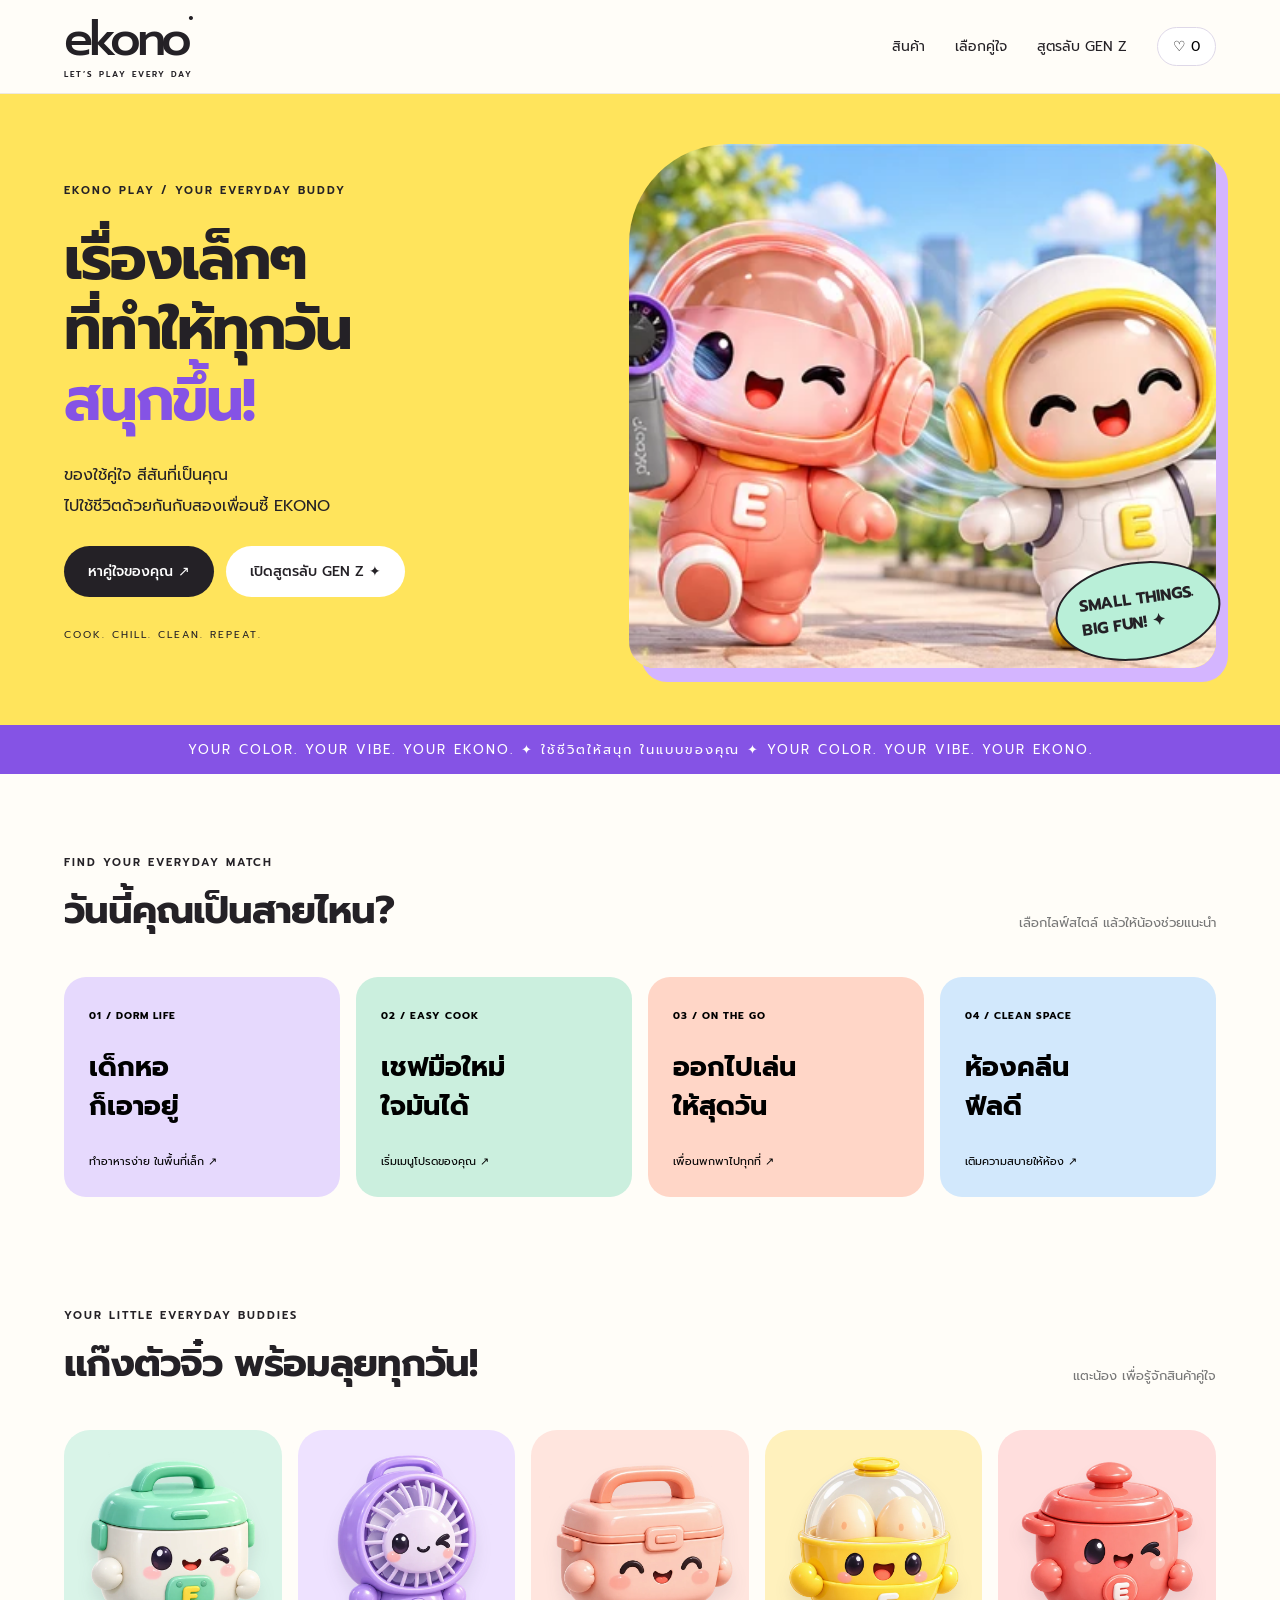
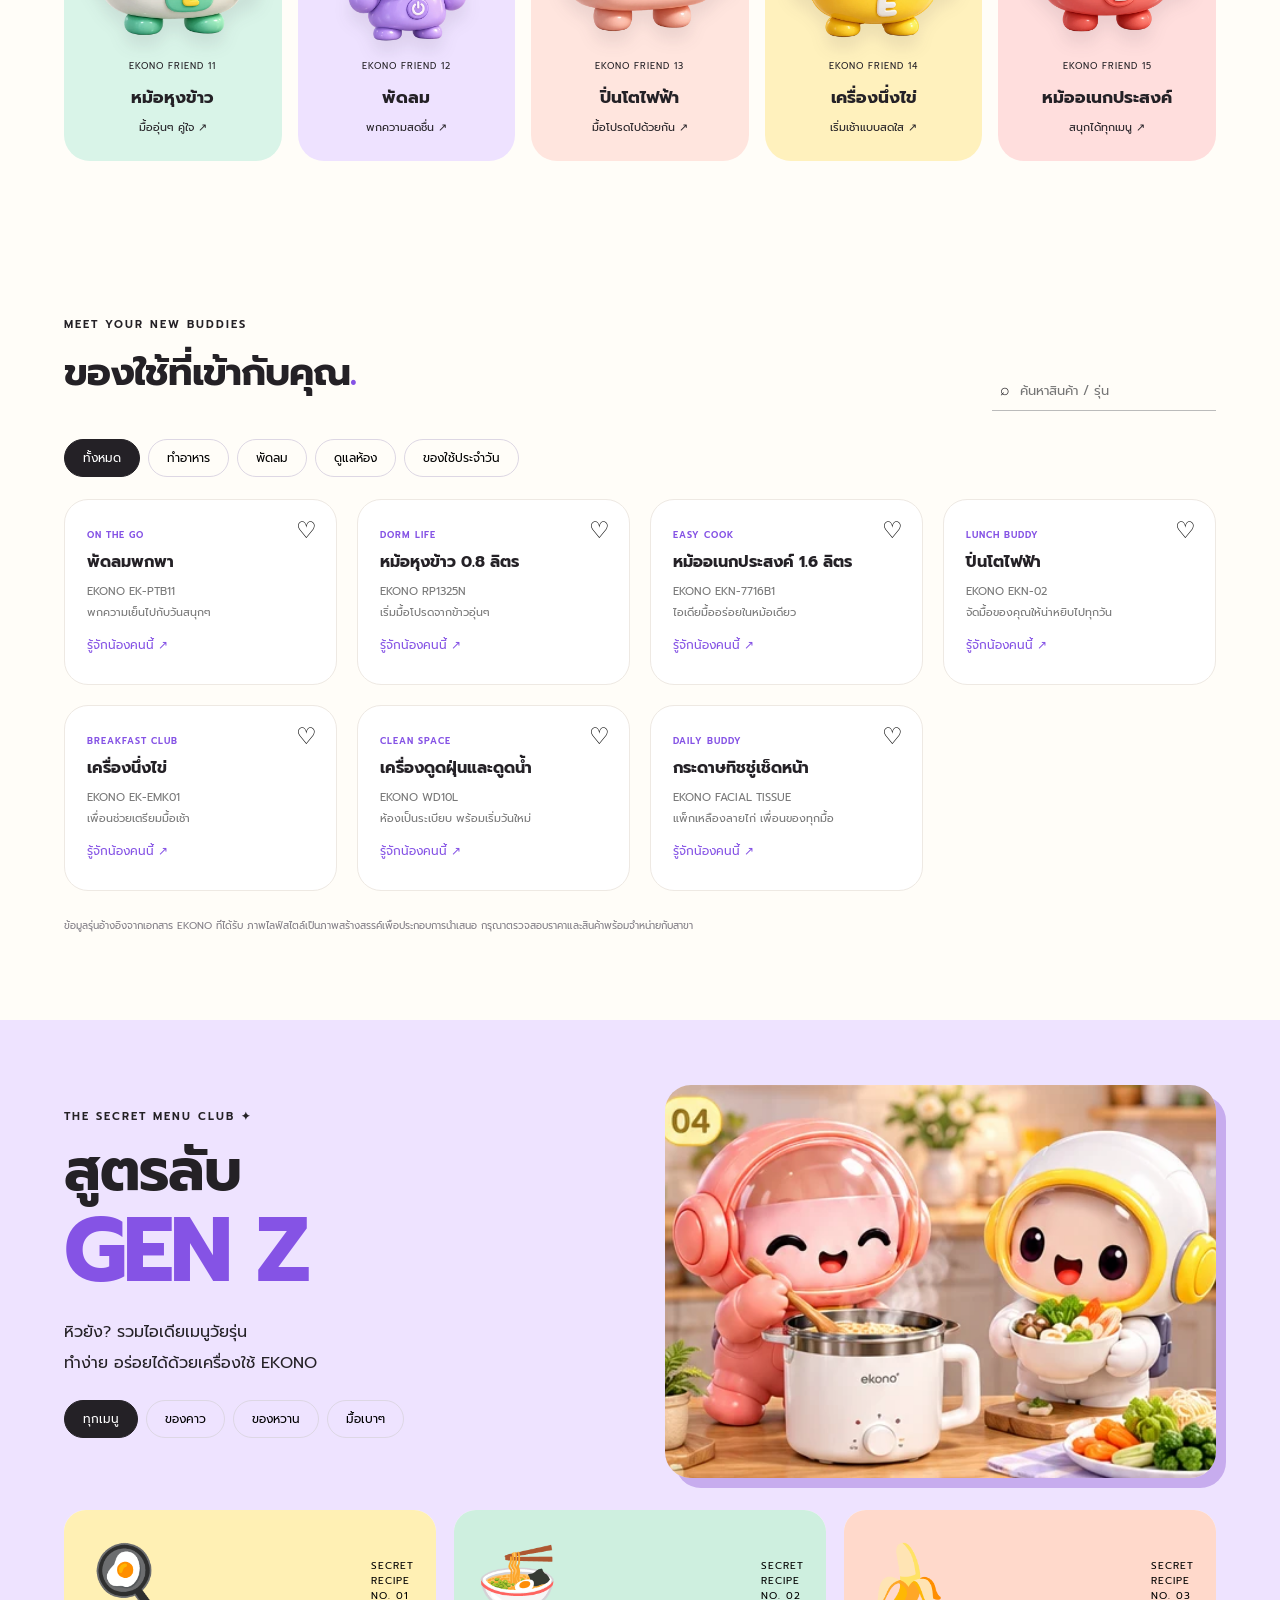
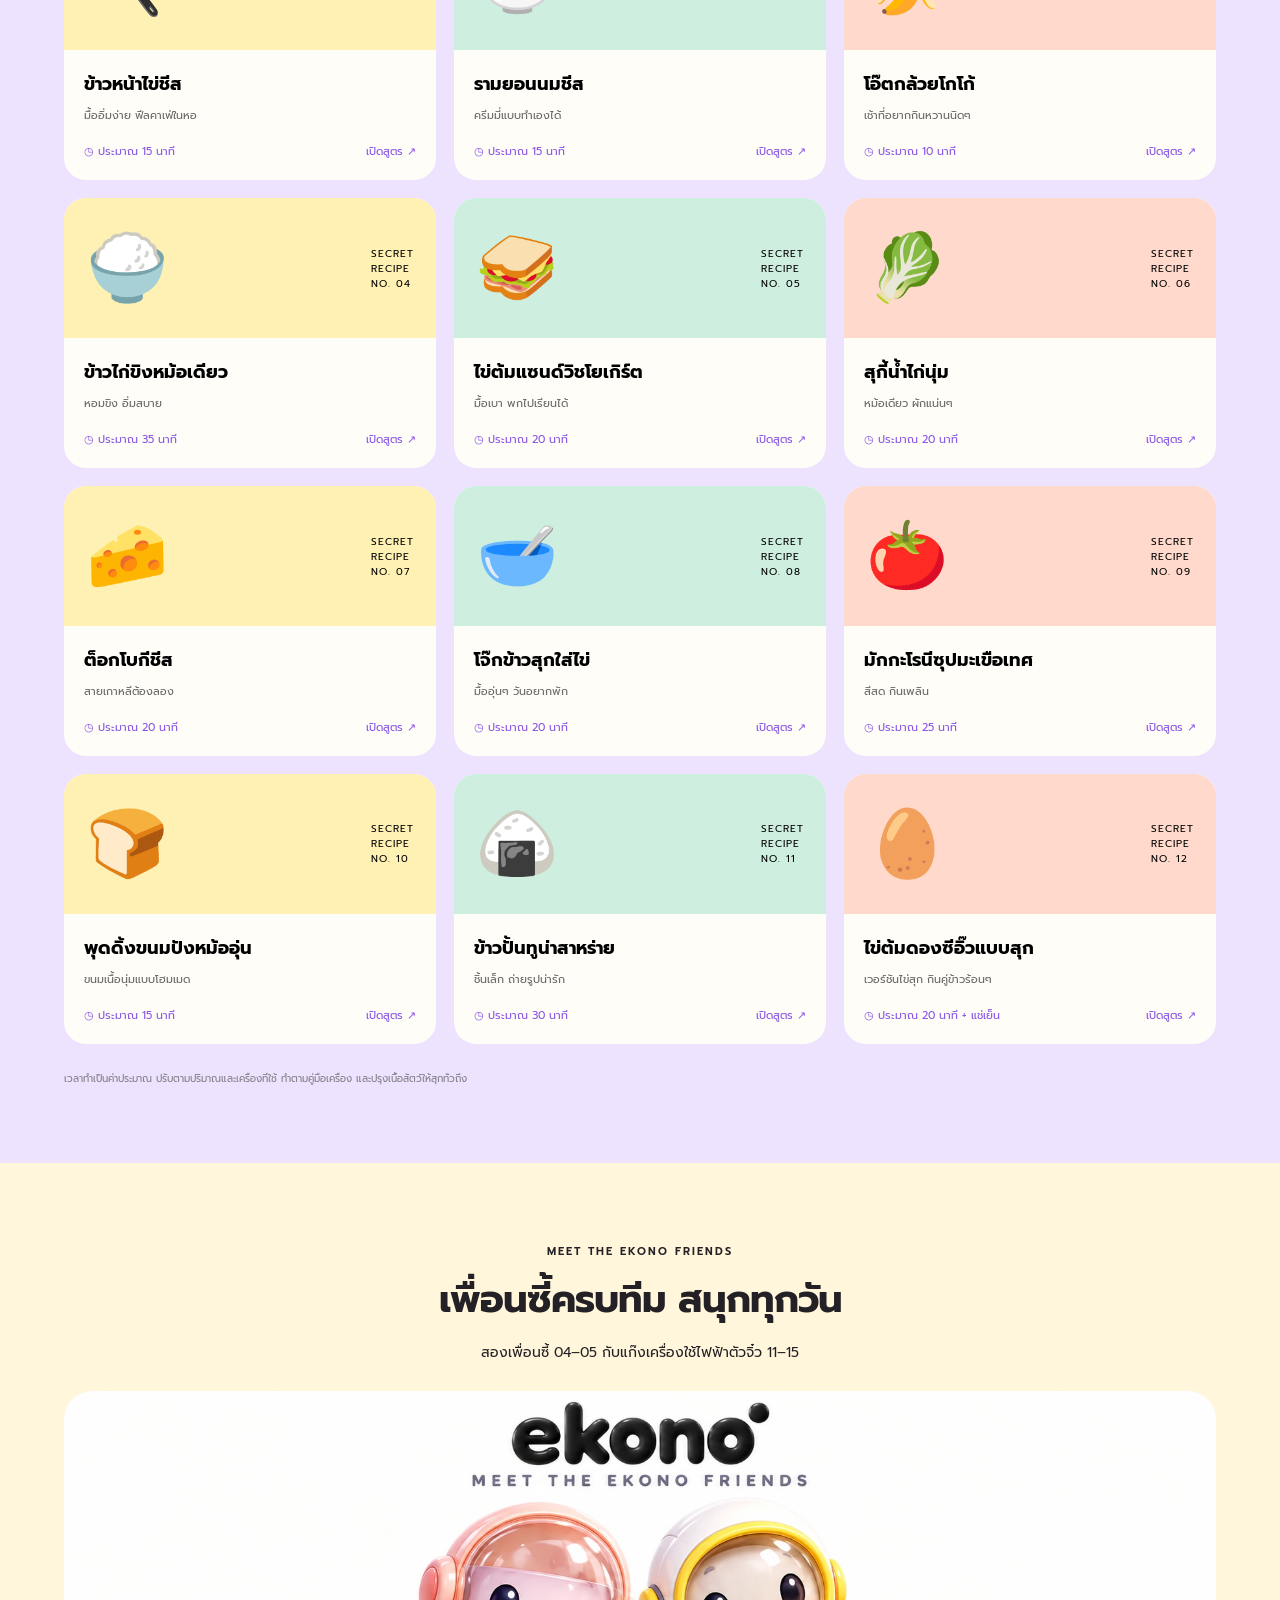
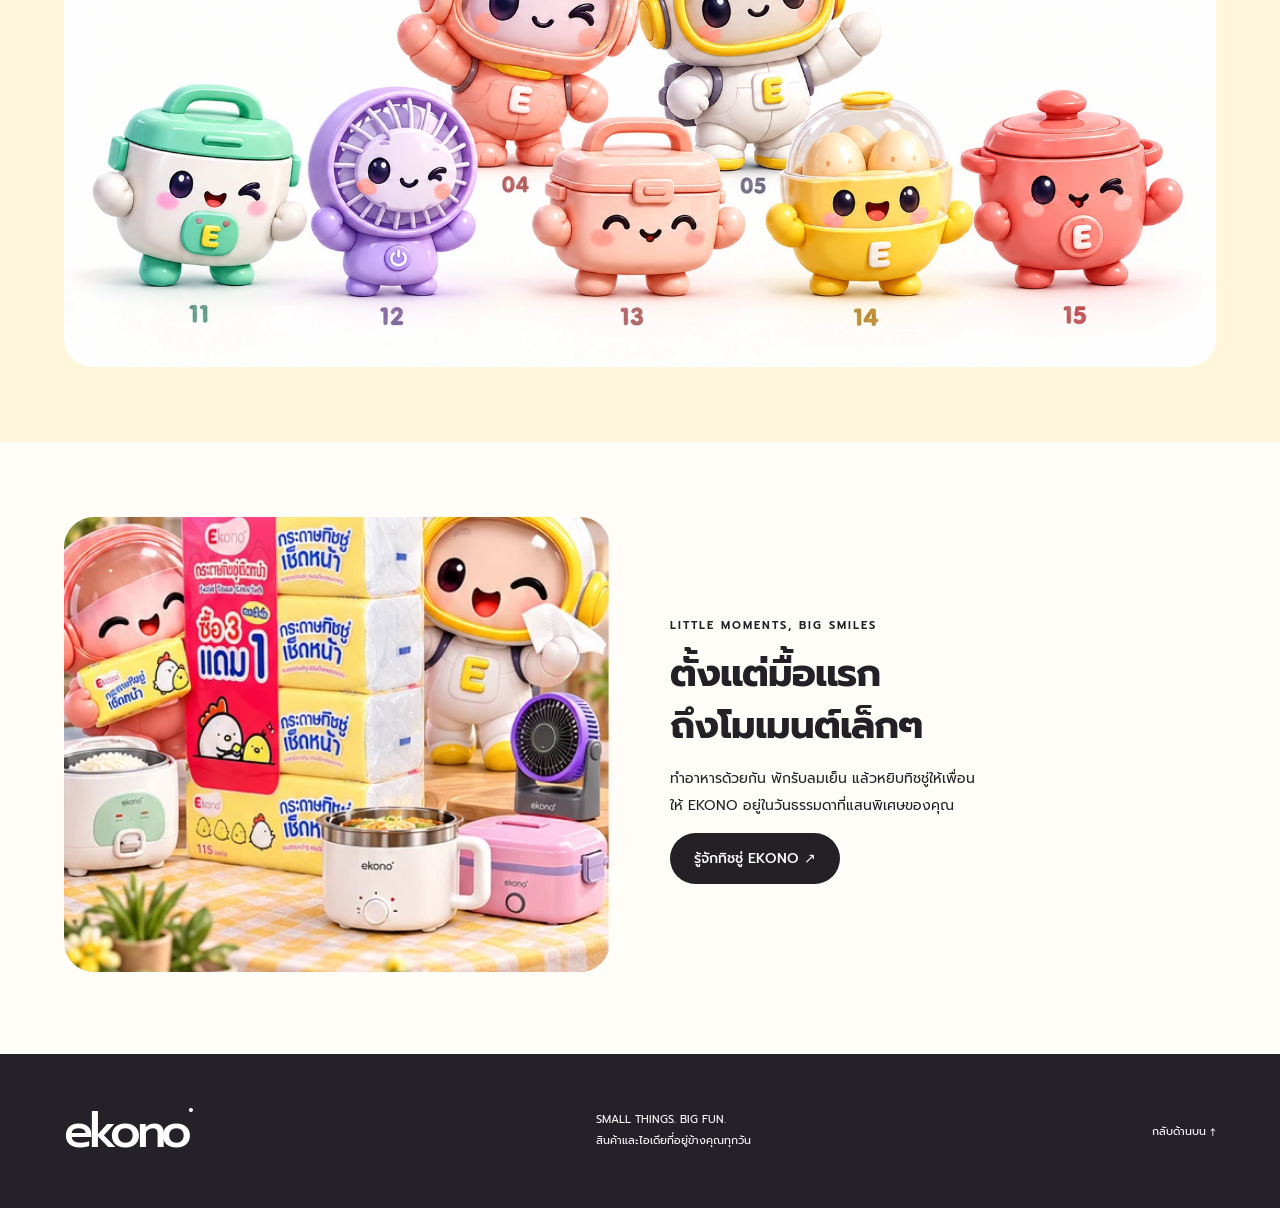
<file: uploads/EKONO-PLAY-HTML/index.html>
<!doctype html><html lang="th"><head><meta charset="utf-8"><meta name="viewport" content="width=device-width,initial-scale=1"><meta name="theme-color" content="#ffe45c"><meta name="description" content="EKONO PLAY เลือกของใช้คู่ใจ พร้อมสูตรลับ GEN Z ทำง่ายในทุกวัน"><title>EKONO PLAY · ของใช้คู่ใจ สูตรลับ GEN Z</title><link href="https://fonts.googleapis.com/css2?family=Prompt:wght@400;500;600;700;800&display=swap" rel="stylesheet"><link rel="stylesheet" href="style.css"></head><body>
<header><a class="logo" href="#home" aria-label="EKONO หน้าแรก">ekono<sup>•</sup><small>LET’S PLAY EVERY DAY</small></a><nav><a href="#products">สินค้า</a><a href="#match">เลือกคู่ใจ</a><a href="#recipes">สูตรลับ GEN Z</a><button id="savedBtn" class="plain">♡ <span id="count">0</span></button></nav></header>
<main id="home"><section class="hero"><div class="hero-copy"><span class="eyebrow">EKONO PLAY / YOUR EVERYDAY BUDDY</span><h1>เรื่องเล็กๆ<br>ที่ทำให้ทุกวัน<span>สนุกขึ้น!</span></h1><p>ของใช้คู่ใจ สีสันที่เป็นคุณ<br>ไปใช้ชีวิตด้วยกันกับสองเพื่อนซี้ EKONO</p><div class="actions"><a class="btn dark" href="#products">หาคู่ใจของคุณ ↗</a><a class="btn white" href="#recipes">เปิดสูตรลับ GEN Z ✦</a></div><div class="hero-note">COOK. CHILL. CLEAN. REPEAT.</div></div><div class="hero-art"><img src="assets/scene1.webp" alt="น้องคู่เพื่อนซี้ EKONO ใช้พัดลมพกพา" fetchpriority="high"><span class="sticker">SMALL THINGS.<br>BIG FUN! ✦</span></div></section>
<div class="ticker">YOUR COLOR. YOUR VIBE. YOUR EKONO. ✦ ใช้ชีวิตให้สนุก ในแบบของคุณ ✦ YOUR COLOR. YOUR VIBE. YOUR EKONO.</div>
<section class="section" id="match"><div class="heading"><div><span class="eyebrow">FIND YOUR EVERYDAY MATCH</span><h2>วันนี้คุณเป็นสายไหน?</h2></div><p>เลือกไลฟ์สไตล์ แล้วให้น้องช่วยแนะนำ</p></div><div class="vibes"><button data-vibe="dorm"><b>01 / DORM LIFE</b><strong>เด็กหอ<br>ก็เอาอยู่</strong><span>ทำอาหารง่าย ในพื้นที่เล็ก ↗</span></button><button data-vibe="cook"><b>02 / EASY COOK</b><strong>เชฟมือใหม่<br>ใจมันได้</strong><span>เริ่มเมนูโปรดของคุณ ↗</span></button><button data-vibe="go"><b>03 / ON THE GO</b><strong>ออกไปเล่น<br>ให้สุดวัน</strong><span>เพื่อนพกพาไปทุกที่ ↗</span></button><button data-vibe="clean"><b>04 / CLEAN SPACE</b><strong>ห้องคลีน<br>ฟีลดี</strong><span>เติมความสบายให้ห้อง ↗</span></button></div><div id="matchResult" hidden class="match-result" aria-live="polite"></div></section>
<section class="section mascot-section"><div class="heading"><div><span class="eyebrow">YOUR LITTLE EVERYDAY BUDDIES</span><h2>แก๊งตัวจิ๋ว พร้อมลุยทุกวัน!</h2></div><p>แตะน้อง เพื่อรู้จักสินค้าคู่ใจ</p></div><div class="mascot-grid"><button class="mascot-card" data-product="rice"><img src="assets/mascot-11.webp" alt="มาสคอต 11 น้องหม้อหุงข้าว" loading="lazy" width="400" height="400"><small>EKONO FRIEND 11</small><h3>หม้อหุงข้าว</h3><p>มื้ออุ่นๆ คู่ใจ ↗</p></button><button class="mascot-card" data-product="fan"><img src="assets/mascot-12.webp" alt="มาสคอต 12 น้องพัดลม" loading="lazy" width="400" height="400"><small>EKONO FRIEND 12</small><h3>พัดลม</h3><p>พกความสดชื่น ↗</p></button><button class="mascot-card" data-product="lunchbox"><img src="assets/mascot-13.webp" alt="มาสคอต 13 น้องปิ่นโตไฟฟ้า" loading="lazy" width="400" height="400"><small>EKONO FRIEND 13</small><h3>ปิ่นโตไฟฟ้า</h3><p>มื้อโปรดไปด้วยกัน ↗</p></button><button class="mascot-card" data-product="egg"><img src="assets/mascot-14.webp" alt="มาสคอต 14 น้องเครื่องนึ่งไข่" loading="lazy" width="400" height="400"><small>EKONO FRIEND 14</small><h3>เครื่องนึ่งไข่</h3><p>เริ่มเช้าแบบสดใส ↗</p></button><button class="mascot-card" data-product="pot"><img src="assets/mascot-15.webp" alt="มาสคอต 15 น้องหม้ออเนกประสงค์" loading="lazy" width="400" height="400"><small>EKONO FRIEND 15</small><h3>หม้ออเนกประสงค์</h3><p>สนุกได้ทุกเมนู ↗</p></button></div></section><section class="section" id="products"><div class="heading"><div><span class="eyebrow">MEET YOUR NEW BUDDIES</span><h2>ของใช้ที่เข้ากับคุณ<span class="purple">.</span></h2></div><label class="search">⌕ <input id="search" placeholder="ค้นหาสินค้า / รุ่น" aria-label="ค้นหาสินค้า"></label></div><div class="filters" id="filters"><button class="active" data-filter="all">ทั้งหมด</button><button data-filter="cook">ทำอาหาร</button><button data-filter="fan">พัดลม</button><button data-filter="clean">ดูแลห้อง</button><button data-filter="daily">ของใช้ประจำวัน</button></div><div class="products" id="productGrid"></div><p class="fine">ข้อมูลรุ่นอ้างอิงจากเอกสาร EKONO ที่ได้รับ ภาพไลฟ์สไตล์เป็นภาพสร้างสรรค์เพื่อประกอบการนำเสนอ กรุณาตรวจสอบราคาและสินค้าพร้อมจำหน่ายกับสาขา</p></section>
<section class="recipe-section" id="recipes"><div class="recipe-intro"><div><span class="eyebrow">THE SECRET MENU CLUB ✦</span><h2>สูตรลับ<br><span>GEN Z</span></h2><p>หิวยัง? รวมไอเดียเมนูวัยรุ่น<br>ทำง่าย อร่อยได้ด้วยเครื่องใช้ EKONO</p><div class="filters" id="recipeFilters"><button class="active" data-kind="all">ทุกเมนู</button><button data-kind="savory">ของคาว</button><button data-kind="sweet">ของหวาน</button><button data-kind="light">มื้อเบาๆ</button></div></div><img src="assets/scene4.webp" alt="น้อง EKONO ชวนทำอาหาร" loading="lazy"></div><div id="recipeGrid" class="recipes"></div><p class="fine">เวลาทำเป็นค่าประมาณ ปรับตามปริมาณและเครื่องที่ใช้ ทำตามคู่มือเครื่อง และปรุงเนื้อสัตว์ให้สุกทั่วถึง</p></section>
<section class="section friends"><span class="eyebrow">MEET THE EKONO FRIENDS</span><h2>เพื่อนซี้ครบทีม สนุกทุกวัน</h2><p>สองเพื่อนซี้ 04–05 กับแก๊งเครื่องใช้ไฟฟ้าตัวจิ๋ว 11–15</p><img src="assets/friends.webp" alt="น้อง 04 และ 05 ตัวสูงกว่าเพื่อนเครื่องใช้ไฟฟ้าหมายเลข 11 ถึง 15" loading="lazy"></section><section class="section story"><div class="story-art"><img src="assets/tissue-scene.webp" alt="คู่เพื่อนซี้กับทิชชู่ EKONO และเครื่องใช้" loading="lazy"></div><div><span class="eyebrow">LITTLE MOMENTS, BIG SMILES</span><h2>ตั้งแต่มื้อแรก<br>ถึงโมเมนต์เล็กๆ</h2><p>ทำอาหารด้วยกัน พักรับลมเย็น แล้วหยิบทิชชู่ให้เพื่อน<br>ให้ EKONO อยู่ในวันธรรมดาที่แสนพิเศษของคุณ</p><button class="btn dark" id="dailyBtn">รู้จักทิชชู่ EKONO ↗</button></div></section></main><footer><a class="logo" href="#home">ekono<sup>•</sup></a><p>SMALL THINGS. BIG FUN.<br>สินค้าและไอเดียที่อยู่ข้างคุณทุกวัน</p><a href="#home">กลับด้านบน ↑</a></footer>
<dialog id="modal"><button id="close" class="close" aria-label="ปิด">×</button><div id="modalBody"></div></dialog><div id="toast" role="status"></div><script src="app.js"></script></body></html>
</file>
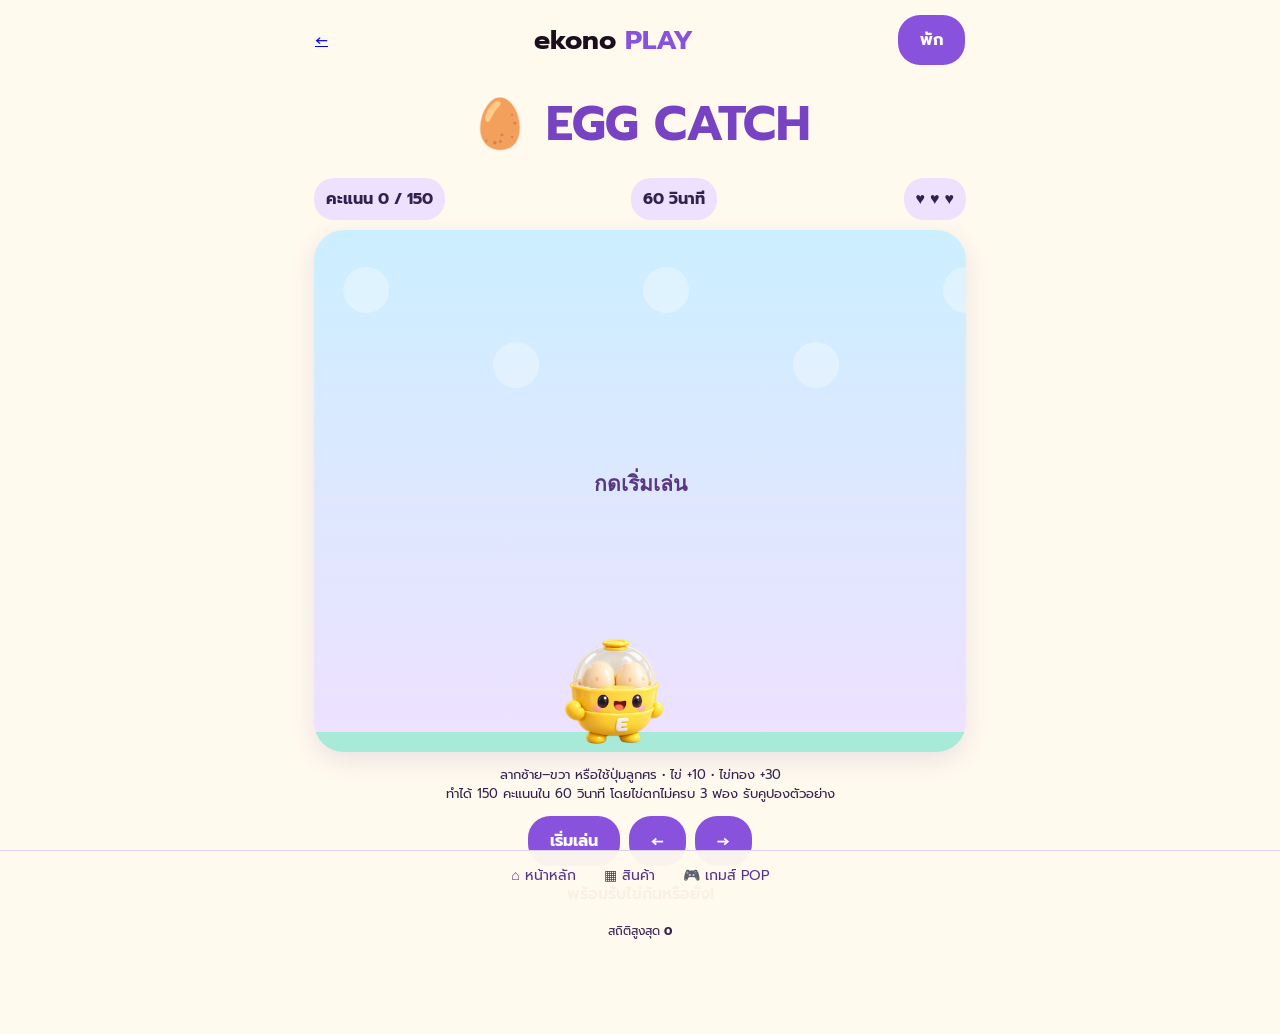
<file: game-pop.html>
<!doctype html><html lang="th"><meta charset="utf-8"><meta name="viewport" content="width=device-width,initial-scale=1,viewport-fit=cover"><title>EGG CATCH · EKONO PLAY</title><link rel="icon" href="icons/icon-192.png?v=2"><link href="https://fonts.googleapis.com/css2?family=Prompt:wght@400;600;700;800&display=swap" rel="stylesheet"><style>
*{box-sizing:border-box}body{margin:0;font-family:Prompt,sans-serif;background:#fff9ee;color:#34204e;padding-bottom:82px}button,a{font:inherit;cursor:pointer}button{border:0;border-radius:22px;padding:13px 22px;background:#8952dd;color:white;font-weight:700}header{max-width:680px;margin:auto;display:flex;justify-content:space-between;align-items:center;padding:15px}header b{font-size:27px;color:#17101d}main{max-width:680px;margin:auto;padding:0 14px}h1{text-align:center;font-size:clamp(30px,8vw,48px);margin:8px;color:#7743c3}.hud{display:flex;justify-content:space-between;gap:6px;padding:10px 0;font-weight:700}.hud span{background:#eee0ff;border-radius:20px;padding:9px 12px}canvas{width:100%;height:min(58vh,550px);display:block;border-radius:30px;background:linear-gradient(#ccefff,#efe1ff);touch-action:none;box-shadow:0 8px 25px #68469420}.help{text-align:center;font-size:13px}.controls{text-align:center;display:flex;gap:9px;justify-content:center}.bottom{position:fixed;bottom:0;left:0;right:0;background:#fff9eef5;border-top:1px solid #dfd0ef;padding:14px 10px calc(14px + env(safe-area-inset-bottom));display:flex;justify-content:center;gap:28px}.bottom a{text-decoration:none;color:#56328c;font-size:14px}.overlay{position:fixed;inset:0;background:#34204e88;display:grid;place-items:center;z-index:5;padding:20px}.hidden{display:none!important}.card{background:#fffaf0;border-radius:30px;padding:25px;max-width:420px;width:100%;text-align:center;box-shadow:0 20px 80px #29173e44}.coupon{position:relative;overflow:hidden;border:3px dashed #9765d5;border-radius:20px;background:#f0e4ff;padding:22px 10px;margin:16px 0}.coupon:after{content:'ตัวอย่าง';position:absolute;inset:25% -10%;font-size:65px;font-weight:800;color:#7e45ad40;transform:rotate(-25deg);pointer-events:none}.coupon strong{font-size:38px}.small{font-size:12px}#message{min-height:24px;text-align:center;font-weight:600}
</style><header><a href="./EKONO%20Play.dc.html" aria-label="กลับหน้าหลัก">←</a><b>ekono <span style="color:#8952dd">PLAY</span></b><button id="pause">พัก</button></header><main><h1>🥚 EGG CATCH</h1><div class="hud"><span>คะแนน <b id="score">0</b> / 150</span><span id="time">60 วินาที</span><span id="lives">♥ ♥ ♥</span></div><canvas id="game" aria-label="เกมรับไข่ ใช้ปุ่มลูกศรหรือใช้นิ้วลากซ้ายขวา"></canvas><p class="help">ลากซ้าย–ขวา หรือใช้ปุ่มลูกศร • ไข่ +10 • ไข่ทอง +30<br>ทำได้ 150 คะแนนใน 60 วินาที โดยไข่ตกไม่ครบ 3 ฟอง รับคูปองตัวอย่าง</p><div class="controls"><button id="start">เริ่มเล่น</button><button id="left" aria-label="เลื่อนซ้าย">←</button><button id="right" aria-label="เลื่อนขวา">→</button></div><p id="message" role="status">พร้อมรับไข่กันหรือยัง!</p><p class="small" style="text-align:center">สถิติสูงสุด <b id="best">0</b></p></main><nav class="bottom"><a href="./EKONO%20Play.dc.html">⌂ หน้าหลัก</a><a href="./EKONO%20Play.dc.html">▦ สินค้า</a><a href="./game-pop.html" aria-current="page">🎮 เกมส์ POP</a></nav><div id="result" class="overlay hidden"><section class="card"><h2 id="resultTitle"></h2><p id="resultText"></p><div id="coupon" class="coupon hidden"><b>ekono PLAY</b><br><strong>ลด 10%</strong><p>คูปองรางวัล EGG CATCH</p><b>DEMO-EGG-150</b><p class="small">คูปองตัวอย่างสำหรับสาธิตเท่านั้น<br>ไม่สามารถใช้ซื้อสินค้าจริงได้</p></div><button id="again">เล่นอีกครั้ง</button> <button id="close">ปิด</button></section></div><script>
const $=id=>document.getElementById(id),canvas=$('game'),ctx=canvas.getContext('2d'),mascot=new Image();mascot.src='mascots-png/EKONO-MASCOT-14.png';let w=600,h=520,x=300,eggs=[],score=0,lives=3,left=60,running=false,paused=false,spawn=0,last=0,keys={},best=0;try{best=+localStorage.getItem('ekonoEggBest')||0}catch{}$('best').textContent=best;
function resize(){const b=canvas.getBoundingClientRect();w=b.width;h=b.height;canvas.width=w*devicePixelRatio;canvas.height=h*devicePixelRatio;ctx.setTransform(devicePixelRatio,0,0,devicePixelRatio,0,0);x=Math.min(w-45,Math.max(45,x))}window.addEventListener('resize',resize);resize();
function hud(){$('score').textContent=score;$('time').textContent=Math.ceil(left)+' วินาที';$('lives').textContent='♥ '.repeat(lives)||'—'}
function end(win){running=false;best=Math.max(best,score);try{localStorage.setItem('ekonoEggBest',best)}catch{}$('best').textContent=best;$('resultTitle').textContent=win?'🎉 ชนะแล้ว!':'อีกนิดเดียว ลองใหม่ได้!';$('resultText').textContent='ได้ '+score+' คะแนน';$('coupon').classList.toggle('hidden',!win);$('result').classList.remove('hidden');$('start').textContent='เล่นใหม่';$('message').textContent=win?'รับคูปองส่วนลดตัวอย่างสำเร็จ':'ฝึกอีกครั้ง แล้วมารับไข่กัน';}
function start(){eggs=[];score=0;lives=3;left=60;spawn=0;running=true;paused=false;x=w/2;$('pause').textContent='พัก';$('result').classList.add('hidden');$('message').textContent='เก็บไข่ให้ครบ 150 คะแนน!';hud()}
$('start').onclick=start;$('again').onclick=start;$('close').onclick=()=>$('result').classList.add('hidden');$('pause').onclick=()=>{if(!running)return;paused=!paused;$('pause').textContent=paused?'เล่นต่อ':'พัก';$('message').textContent=paused?'พักเกมอยู่':'รับไข่ต่อเลย!'};document.addEventListener('visibilitychange',()=>{if(document.hidden&&running){paused=true;$('pause').textContent='เล่นต่อ'}});
function move(v){x=Math.max(43,Math.min(w-43,v))}canvas.onpointerdown=e=>{canvas.setPointerCapture(e.pointerId);move(e.clientX-canvas.getBoundingClientRect().left)};canvas.onpointermove=e=>{if(e.buttons)move(e.clientX-canvas.getBoundingClientRect().left)};document.addEventListener('keydown',e=>{if(['ArrowLeft','ArrowRight'].includes(e.key)){e.preventDefault();keys[e.key]=true}});document.addEventListener('keyup',e=>keys[e.key]=false);window.addEventListener('blur',()=>keys={});for(const [id,key] of [['left','ArrowLeft'],['right','ArrowRight']]){$(id).onpointerdown=e=>{$(id).setPointerCapture(e.pointerId);keys[key]=true};$(id).onpointerup=$(id).onpointercancel=()=>keys[key]=false}
function tick(t){let dt=Math.min((t-last)/1000,.04)||0;last=t;if(running&&!paused){left-=dt;spawn-=dt;move(x+((keys.ArrowRight?1:0)-(keys.ArrowLeft?1:0))*330*dt);if(spawn<=0){eggs.push({x:25+Math.random()*(w-50),y:-20,gold:Math.random()<.15,speed:100+(60-left)*1.4});spawn=.85}for(let i=eggs.length-1;i>=0;i--){let e=eggs[i];e.y+=e.speed*dt;if(e.y>=h-112&&e.y<h-65&&Math.abs(e.x-x)<47){score+=e.gold?30:10;eggs.splice(i,1);$('message').textContent=e.gold?'✨ ไข่ทอง +30':'🥚 รับได้ +10'}else if(e.y>h+20){lives--;eggs.splice(i,1)}}hud();if(score>=150)end(true);else if(lives<=0||left<=0)end(false)}draw();requestAnimationFrame(tick)}
function draw(){ctx.clearRect(0,0,w,h);ctx.fillStyle='#ffffff55';for(let i=0;i<5;i++){ctx.beginPath();ctx.arc((i*.23+.08)*w,60+i%2*75,23,0,Math.PI*2);ctx.fill()}ctx.fillStyle='#a6ead7';ctx.fillRect(0,h-20,w,20);for(const e of eggs){ctx.save();ctx.translate(e.x,e.y);ctx.fillStyle=e.gold?'#ffd244':'#fff3d8';ctx.shadowColor='#b38b5555';ctx.shadowBlur=7;ctx.beginPath();ctx.ellipse(0,0,14,19,0,0,Math.PI*2);ctx.fill();ctx.fillStyle='#ffffffaa';ctx.beginPath();ctx.ellipse(-4,-7,4,7,.3,0,Math.PI*2);ctx.fill();ctx.restore()}if(mascot.complete&&mascot.naturalWidth)ctx.drawImage(mascot,x-57,h-118,114,114);else{ctx.fillStyle='#ffdb41';ctx.fillRect(x-45,h-70,90,50)}if(!running||paused){ctx.fillStyle='#593782';ctx.font='bold 21px sans-serif';ctx.textAlign='center';ctx.fillText(paused?'พักเกม':score?'เล่นอีกครั้งได้เลย':'กดเริ่มเล่น',w/2,h/2)}}requestAnimationFrame(tick);
</script></html>
</file>
<file: uploads/EKONO-PLAY-HTML/style.css>
:root{--ink:#242126;--purple:#8553e5;--yellow:#ffe45c;--cream:#fffdf8}*{box-sizing:border-box}html{scroll-behavior:smooth;scroll-padding-top:100px}body{margin:0;background:var(--cream);color:var(--ink);font-family:Prompt,sans-serif}button,input,a{font:inherit}a{color:inherit;text-decoration:none}button,a,input{-webkit-tap-highlight-color:transparent}button{cursor:pointer}button:focus-visible,a:focus-visible{outline:3px solid var(--purple);outline-offset:5px}header{height:94px;display:flex;align-items:center;justify-content:space-between;padding:0 5%;background:#fffdf8ed;backdrop-filter:blur(14px);position:sticky;top:0;z-index:10;border-bottom:1px solid #eee9e0}.logo{font-size:48px;font-weight:500;letter-spacing:-4px;line-height:1}.logo sup{font-size:22px;position:relative;top:-13px;letter-spacing:0}.logo small{display:block;font-size:8px;letter-spacing:2px;margin-top:7px;font-weight:600}nav{display:flex;align-items:center;gap:30px;font-size:14px}nav a:hover{color:var(--purple)}.plain{border:1px solid #ded8e8;border-radius:24px;background:white;padding:8px 15px}.hero{display:grid;grid-template-columns:1fr 1.1fr;min-height:610px;background:var(--yellow);padding:50px 5%;gap:32px;align-items:center}.eyebrow{font-size:11px;letter-spacing:2px;font-weight:600}.hero h1{font-size:clamp(42px,4.6vw,72px);line-height:1.2;margin:24px 0;letter-spacing:-2px}.hero h1 span{display:block;color:var(--purple)}p{line-height:1.9}.hero p{font-size:16px}.actions{display:flex;gap:12px;margin-top:25px;flex-wrap:wrap}.btn{display:inline-block;border:0;border-radius:30px;padding:15px 24px;font-size:14px;font-weight:500}.dark{background:var(--ink);color:white}.white{background:white}.hero-note{font-size:10px;letter-spacing:2px;margin-top:30px}.hero-art{position:relative}.hero-art img{width:100%;aspect-ratio:1.12;object-fit:cover;border-radius:100px 26px 26px 26px;box-shadow:12px 14px 0 #d4b5ff}.sticker{position:absolute;right:-5px;bottom:15px;transform:rotate(-8deg);border-radius:50%;background:#b9efd8;border:2px solid var(--ink);padding:23px;font-size:16px;font-weight:700}.ticker{padding:15px;background:var(--purple);color:white;white-space:nowrap;overflow:hidden;font-size:13px;letter-spacing:2px;text-align:center}.section{padding:75px 5%;scroll-margin-top:10px}.heading{display:flex;align-items:end;justify-content:space-between;gap:20px;margin-bottom:28px}h2{font-size:clamp(28px,3vw,45px);line-height:1.35;margin:12px 0;letter-spacing:-1px}.heading p{font-size:13px;color:#777}.vibes{display:grid;grid-template-columns:repeat(4,1fr);gap:16px}.vibes button{border:0;border-radius:22px;text-align:left;padding:25px;background:#e6d9fd;transition:transform .2s}.vibes button:hover{transform:translateY(-6px)}.vibes button:nth-child(2){background:#cbefde}.vibes button:nth-child(3){background:#ffd6c7}.vibes button:nth-child(4){background:#d2e8fc}.vibes b{font-size:10px;letter-spacing:1px}.vibes strong{display:block;font-size:27px;line-height:1.45;margin:22px 0}.vibes span{font-size:11px}.match-result{padding:24px;margin-top:20px;border:1px solid #cab2f0;border-radius:20px;background:#f5efff}.match-result a{font-weight:600;color:var(--purple)}.purple{color:var(--purple)}.search{border-bottom:1px solid #bbb;padding:8px;display:flex;gap:8px}.search input{border:0;background:transparent;outline:0;width:190px;font-size:13px}.filters{display:flex;gap:8px;flex-wrap:wrap;margin:22px 0}.filters button{padding:9px 18px;border:1px solid #ddd7e4;background:transparent;border-radius:24px;font-size:12px}.filters button.active{background:var(--ink);color:white;border-color:var(--ink)}.products{display:grid;grid-template-columns:repeat(4,1fr);gap:20px}.product{position:relative;background:white;border-radius:24px;border:1px solid #eee9e3;overflow:hidden}.product-img{background:#f6f3ee;padding:24px;aspect-ratio:1;display:flex;align-items:center;justify-content:center}.product-img img{max-width:100%;max-height:100%;mix-blend-mode:multiply;transition:transform .3s}.product:hover img{transform:scale(1.06)}.favorite{position:absolute;top:12px;right:12px;border:0;background:white;border-radius:50%;width:36px;height:36px;font-size:23px;z-index:1}.favorite.on{background:#ffe3ea;color:#d93e68}.product-info{padding:18px}.tag{font-size:9px;letter-spacing:1px;color:var(--purple);font-weight:600}.product h3{font-size:16px;margin:8px 0}.product p{font-size:11px;color:#777;margin:0}.textbtn{background:none;border:0;padding:12px 0 0;font-size:12px;color:var(--purple)}.fine{font-size:10px;color:#827e86;margin-top:25px}.recipe-section{background:#eee3ff;padding:65px 5%}.recipe-intro{display:grid;grid-template-columns:1fr 1fr;gap:50px;align-items:center}.recipe-intro h2{font-size:58px;line-height:1.1}.recipe-intro h2 span{font-size:90px;color:var(--purple);letter-spacing:-4px}.recipe-intro img{width:100%;border-radius:26px;aspect-ratio:1.4;object-fit:cover;box-shadow:10px 10px 0 #c7acee}.recipes{display:grid;grid-template-columns:repeat(3,1fr);gap:18px;margin-top:32px}.recipe{background:#fffdf8;border:0;border-radius:22px;overflow:hidden;text-align:left;padding:0;transition:transform .2s}.recipe:hover{transform:translateY(-5px)}.recipe-cover{height:140px;background:#fff0b4;display:flex;align-items:center;justify-content:space-between;padding:22px}.recipe-cover .emoji{font-size:66px}.recipe-cover small{font-size:10px;letter-spacing:1px}.recipe:nth-child(3n+2) .recipe-cover{background:#ceefdf}.recipe:nth-child(3n) .recipe-cover{background:#ffd9cb}.recipe-content{padding:20px}.recipe h3{font-size:18px;margin:0 0 8px}.recipe p{font-size:11px;color:#666;margin:0}.recipe-meta{display:flex;justify-content:space-between;font-size:11px;margin-top:16px;color:var(--purple)}.story{display:grid;grid-template-columns:1fr 1fr;gap:60px;align-items:center}.story-art img{width:100%;aspect-ratio:1.2;object-fit:cover;border-radius:30px}.story p{font-size:14px}footer{background:#252129;color:white;padding:45px 5%;display:flex;justify-content:space-between;align-items:center}footer p,footer>a:last-child{font-size:11px}dialog{border:0;border-radius:26px;padding:34px;max-width:760px;width:92%;max-height:90vh;box-shadow:0 30px 100px #0004}dialog::backdrop{background:#201b2b99;backdrop-filter:blur(5px)}.close{position:sticky;top:0;float:right;border:0;background:#eee7f6;border-radius:50%;width:36px;height:36px;font-size:24px;z-index:2}.modal-image{width:100%;max-height:320px;object-fit:contain;border-radius:20px}.modal-columns{display:grid;grid-template-columns:1fr 1.4fr;gap:26px}dialog h2{font-size:28px}dialog h3{font-size:16px}dialog li{font-size:14px;line-height:1.9;margin-bottom:8px}dialog p{font-size:14px}#toast{position:fixed;bottom:25px;left:50%;transform:translateX(-50%);background:#252129;color:white;padding:12px 25px;border-radius:25px;z-index:30;font-size:13px;display:none}@media(max-width:900px){.hero{grid-template-columns:1fr 1fr;padding:35px 5%;min-height:0}.hero h1{font-size:43px}.products{grid-template-columns:repeat(3,1fr)}.vibes strong{font-size:22px}.recipe-intro h2 span{font-size:72px}.recipe-intro h2{font-size:45px}}@media(max-width:600px){header{height:78px;padding:0 5%;gap:15px}.logo{font-size:36px}.logo small{font-size:6px}.logo sup{font-size:15px;top:-10px}nav{gap:13px;font-size:10px}nav a:nth-child(2){display:none}.plain{padding:6px 10px}.hero{grid-template-columns:1fr;padding:30px 5% 40px;gap:24px}.hero h1{font-size:48px;margin:16px 0}.hero p{font-size:14px}.hero-art img{aspect-ratio:1.1;border-radius:65px 24px 24px 24px;box-shadow:7px 8px 0 #d4b5ff}.hero-note{display:none}.hero .btn{font-size:12px;padding:13px 18px}.eyebrow{font-size:9px;letter-spacing:1.3px}.section{padding:45px 5%}.heading{display:block}.heading p{margin:0}.vibes{grid-template-columns:1fr 1fr;gap:12px}.vibes button{padding:20px}.vibes strong{font-size:25px;margin:16px 0}.vibes span{font-size:10px}.products{grid-template-columns:1fr 1fr;gap:12px}.product-img{padding:15px}.product-info{padding:14px}.product h3{font-size:14px}.product p{font-size:10px}.search{margin-top:20px}.search input{width:100%}.filters{gap:6px}.filters button{padding:8px 13px;font-size:11px}.recipe-section{padding:45px 5%}.recipe-intro{grid-template-columns:1fr;gap:20px}.recipe-intro h2{font-size:46px}.recipe-intro h2 span{font-size:80px}.recipe-intro img{aspect-ratio:1.25}.recipes{grid-template-columns:1fr 1fr;gap:12px}.recipe-cover{height:115px;padding:14px}.recipe-cover .emoji{font-size:47px}.recipe-cover small{font-size:8px}.recipe-content{padding:15px}.recipe h3{font-size:15px}.recipe-meta{font-size:10px;gap:8px}.story{grid-template-columns:1fr;gap:24px}footer{gap:20px;flex-wrap:wrap}.modal-columns{grid-template-columns:1fr}dialog{padding:24px}.sticker{font-size:13px;padding:20px}.recipe-intro .filters{margin-bottom:5px}}@media(prefers-reduced-motion:reduce){html{scroll-behavior:auto}*{transition:none!important}}

.friends{background:#fff6db;text-align:center}.friends img{display:block;width:100%;border-radius:28px;margin-top:25px}.friends p{font-size:14px}@media(max-width:600px){.friends{overflow:auto}.friends img{min-width:650px}.friends p{font-size:12px}}

.mascot-section{padding-top:30px}.mascot-grid{display:grid;grid-template-columns:repeat(5,minmax(0,1fr));gap:16px}.mascot-card{border:0;border-radius:26px;background:#d9f4e8;padding:18px 10px 22px;color:var(--ink);text-align:center;transition:transform .2s}.mascot-card:nth-child(2){background:#eee2ff}.mascot-card:nth-child(3){background:#ffe5de}.mascot-card:nth-child(4){background:#fff1bd}.mascot-card:nth-child(5){background:#ffdedd}.mascot-card img{width:100%;height:auto;aspect-ratio:1;object-fit:contain;filter:drop-shadow(0 12px 8px #34264318)}.mascot-card:hover{transform:translateY(-5px)}.mascot-card small{font-size:9px;letter-spacing:1px}.mascot-card h3{font-size:17px;margin:8px 0}.mascot-card p{font-size:11px;margin:0}@media(max-width:900px){.mascot-grid{grid-template-columns:repeat(3,minmax(0,1fr))}}@media(max-width:600px){.mascot-grid{grid-template-columns:repeat(2,minmax(0,1fr));gap:12px}.mascot-card{padding:12px 8px 18px}.mascot-card h3{font-size:16px}.mascot-card:last-child{grid-column:1/-1;width:calc(50% - 6px);justify-self:center}}

.product-info{padding:28px 22px}.product-info .tag{display:block;padding-right:26px}.product-detail{max-width:640px}.product-detail h2{padding-right:28px}
</file>
